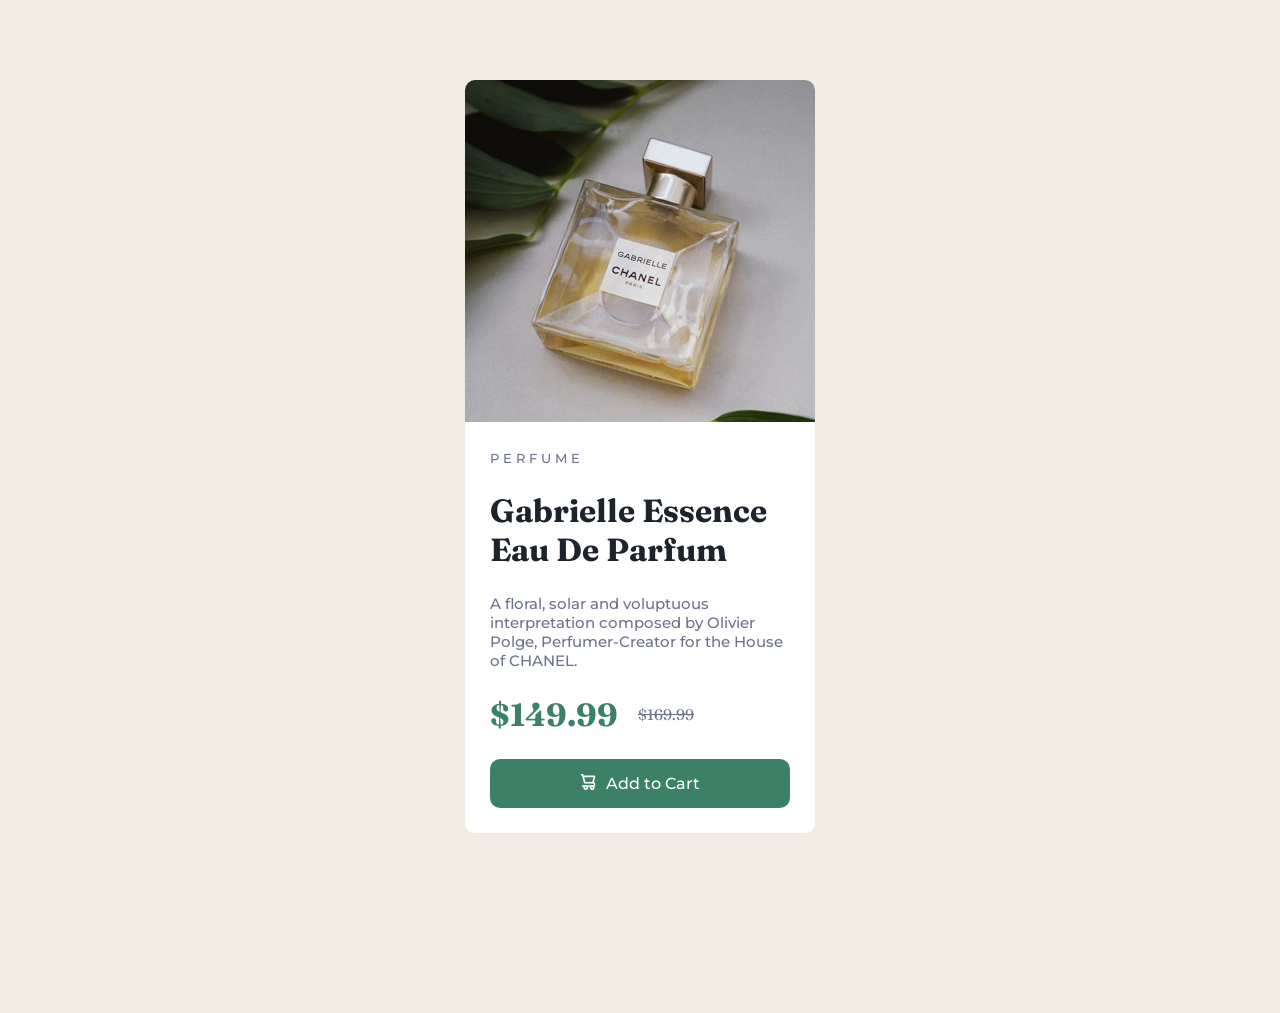
<file: index.html>
<!DOCTYPE html>
<html lang="pt-br">
<head>
    <meta charset="UTF-8">
    <meta name="viewport" content="width=device-width, initial-scale=1.0">
    <link rel="shortcut icon" href="images/favicon-32x32.png" type="image/x-icon">
    <link rel="preconnect" href="https://fonts.googleapis.com">
    <link rel="preconnect" href="https://fonts.gstatic.com" crossorigin>
    <link href="https://fonts.googleapis.com/css2?family=Fraunces:ital,opsz,wght@0,9..144,100..900;1,9..144,100..900&family=Montserrat:ital,wght@0,100..900;1,100..900&display=swap" rel="stylesheet">
    <link rel="stylesheet" href="style.css">
    <title>Frontend Mentor | Product preview card component</title>
</head>
<body>
    <main>
        <article class="card">
            <picture>
                <img class="mobile-view" src="./images/image-product-mobile.jpg" alt="Foto do produto">
                <img class="desktop-view" src="./images/image-product-desktop.jpg" alt="Foto do produto">
            </picture>

            <div class="card-content">

                <p class="category">PERFUME</p>

                <h1>Gabrielle Essence Eau De Parfum</h1>

                <p class="description">A floral, solar and voluptuous interpretation composed by Olivier Polge, Perfumer-Creator for the House of CHANEL.</p>

                <div class="price">
                    <span class="current-price">$149.99</span>
                    <span class="old-price">$169.99</span>
                </div>

                <button class="btn">
                    <img src="./images/icon-cart.svg" alt="">
                    Add to Cart
                </button>

            </div>

        </article>
    </main>
</body>
</html>
</file>
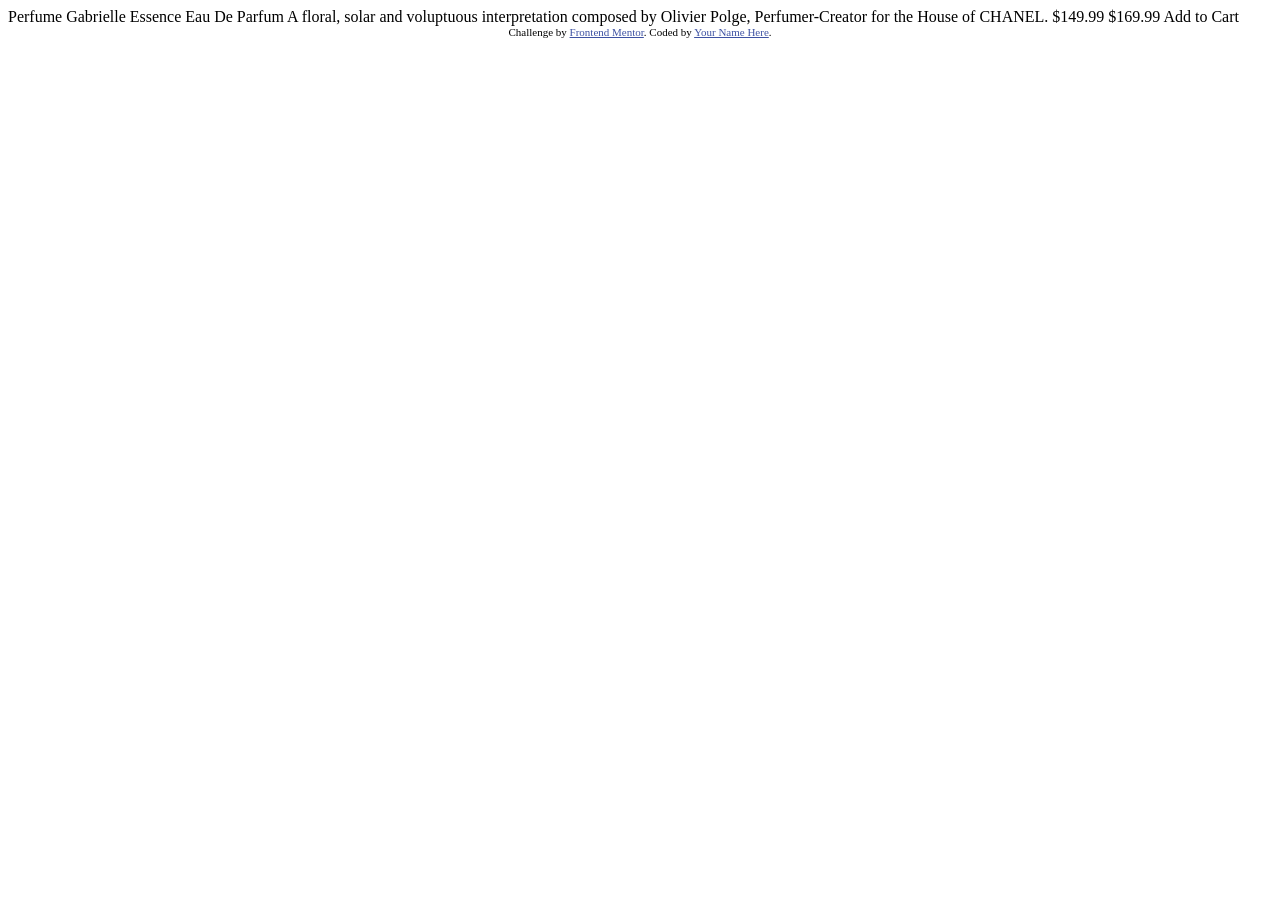
<file: index-templatee.html>
<!DOCTYPE html>
<html lang="en">
<head>
  <meta charset="UTF-8">
  <meta name="viewport" content="width=device-width, initial-scale=1.0"> <!-- displays site properly based on user's device -->

  <link rel="icon" type="image/png" sizes="32x32" href="./images/favicon-32x32.png">
  
  <title>Frontend Mentor | Product preview card component</title>

  <!-- Feel free to remove these styles or customise in your own stylesheet 👍 -->
  <style>
    .attribution { font-size: 0.6875rem; text-align: center; }
    .attribution a { color: hsl(228, 45%, 44%); }
  </style>
</head>
<body>

  Perfume

  Gabrielle Essence Eau De Parfum

  A floral, solar and voluptuous interpretation composed by Olivier Polge, 
  Perfumer-Creator for the House of CHANEL.

  $149.99
  $169.99

  Add to Cart
  
  <footer class="attribution">
    Challenge by <a href="https://www.frontendmentor.io?ref=challenge">Frontend Mentor</a>. 
    Coded by <a href="#">Your Name Here</a>.
  </footer>
</body>
</html>
</file>
<file: style.css>
* {
    margin: 0;
    padding: 0;
    box-sizing: border-box;
}

:root {
    --primary1-color: hsl(158, 36%, 37%);
    --primary2-color: hsl(158, 42%, 18%);
    --title-color: hsl(212, 21%, 14%);
    --text-color: hsl(228, 12%, 48%);
    --cream-color: hsl(30, 38%, 92%);
    --white-color: hsl(0, 0%, 100%);
}

.desktop-view {
    display: none;
}

body {
    background-color: var(--cream-color);
    min-height: 100vh;
    display: flex;
    align-items: center; /*vertical*/
    justify-content: center; /*horizontal*/
    padding-top: 80px;
    padding-bottom: 180px;
}

.card {
    width: 350px;
    background-color: var(--white-color);
    border-radius: 10px; 
    overflow: hidden; /* a imagem corta e respeita o border radius*/
}

.mobile-view {
    width: 100%;
}

.card-content {
    display: flex;
    flex-direction: column;
    gap: 25px;
    padding: 25px;
}
p, button {
    font-family: "Montserrat", sans-serif;
}

p {
    color: var(--text-color);
    font-size: .95rem;
    font-weight: 500;
}

.category {
    font-size: .8rem;
    letter-spacing: 4px;
}

h1, span {
    font-family: "Fraunces", serif;
}

h1 {
    font-size: 2rem;
    color: var(--title-color);
}

.price {
    display: flex;
    align-items: flex-start;
    gap: 20px;
}

.current-price {
    color: var(--primary1-color);
    font-size: 2rem;
    font-weight: 700;
}

.old-price {
    font-size: .95rem;
    color: var(--text-color);
    margin-top: 10px;
    text-decoration: line-through;
}

.btn {
    cursor: pointer;
    display: flex;
    justify-content: center;
    gap: 10px;
    border: none;
    border-radius: 10px;
    background-color: var(--primary1-color);
    color: var(--white-color);
    font-size: 1rem;
    font-weight: 500;
    padding: 15px 0;
    transition: .3s;
}

.btn:hover {
    background-color: var(--primary2-color);
}

@media (min-width: 1440px) {
    .mobile-view {
        display: none;
    }

    body {
        padding: 0;
    }

    .card {
        display: flex;
        width: 600px;
        height: 450px;
    }

    .desktop-view {
        display: block;
        width: 300px;
    }
}
</file>
